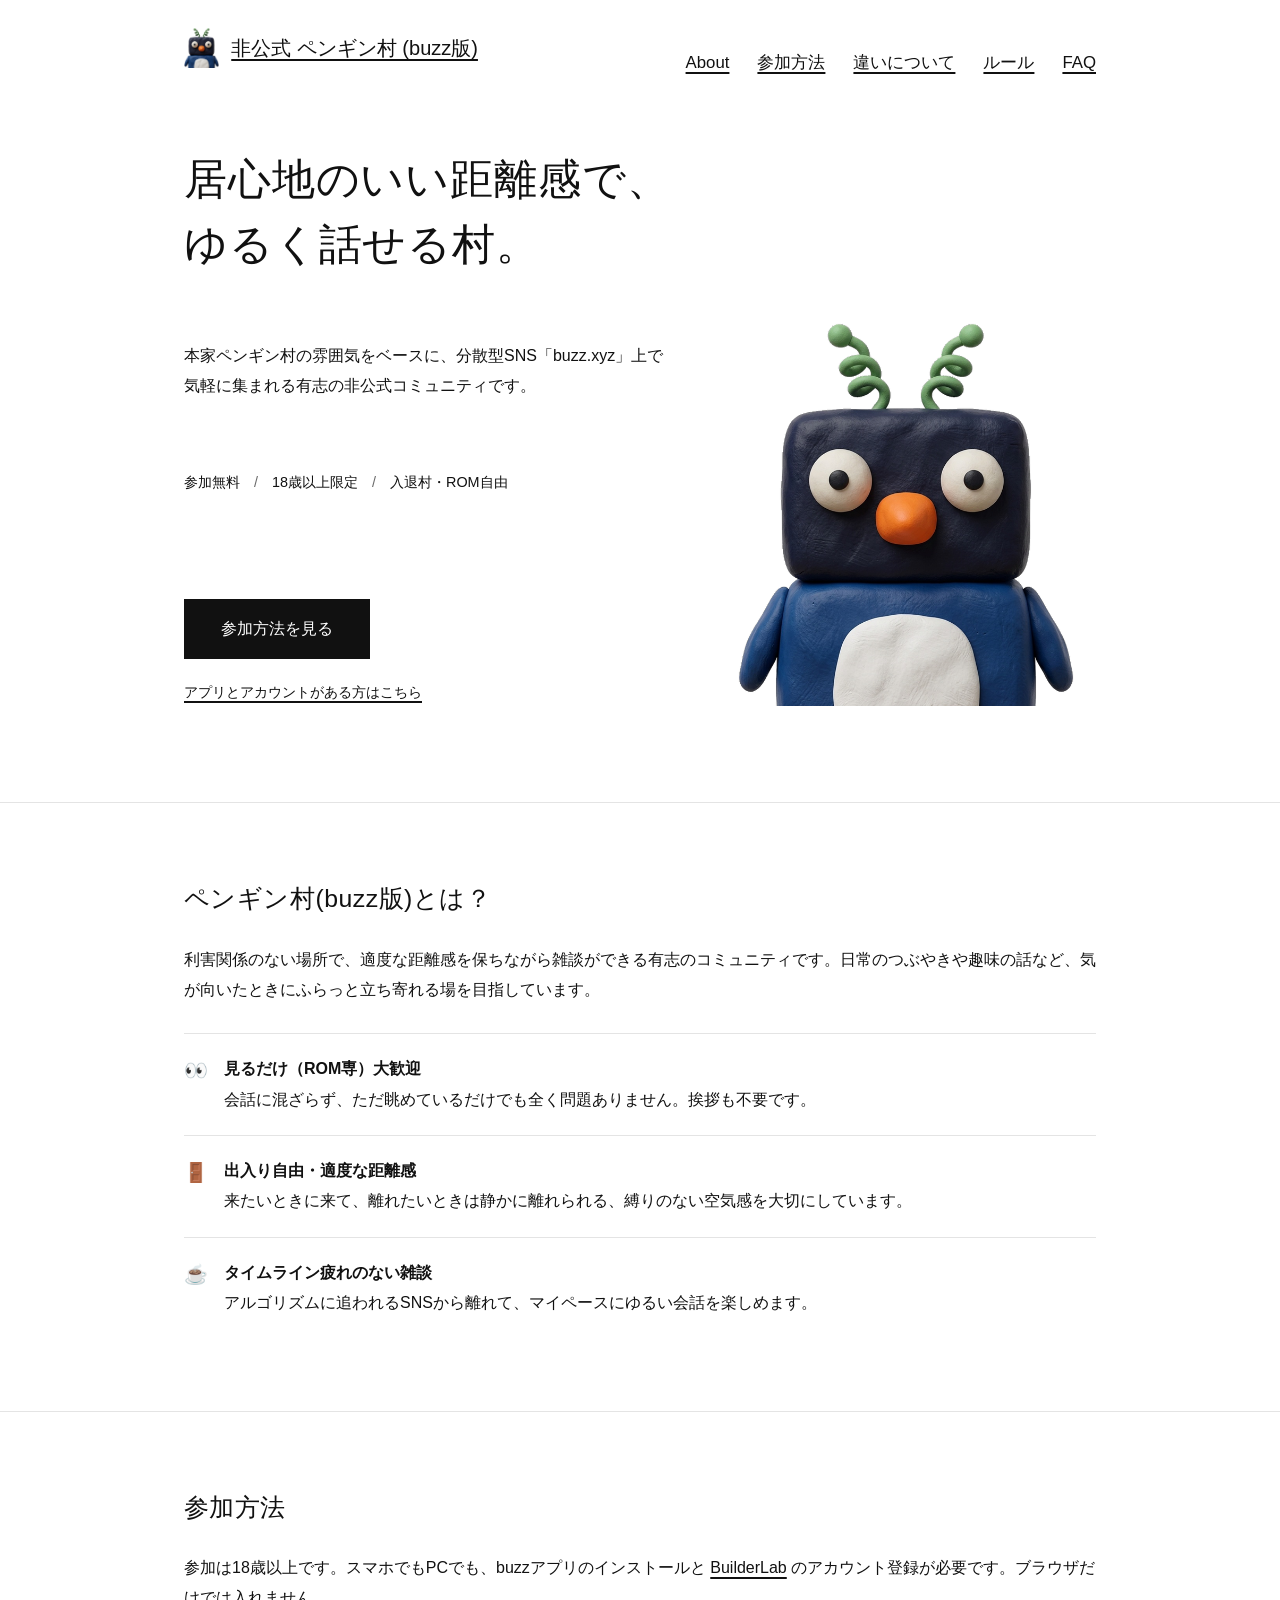
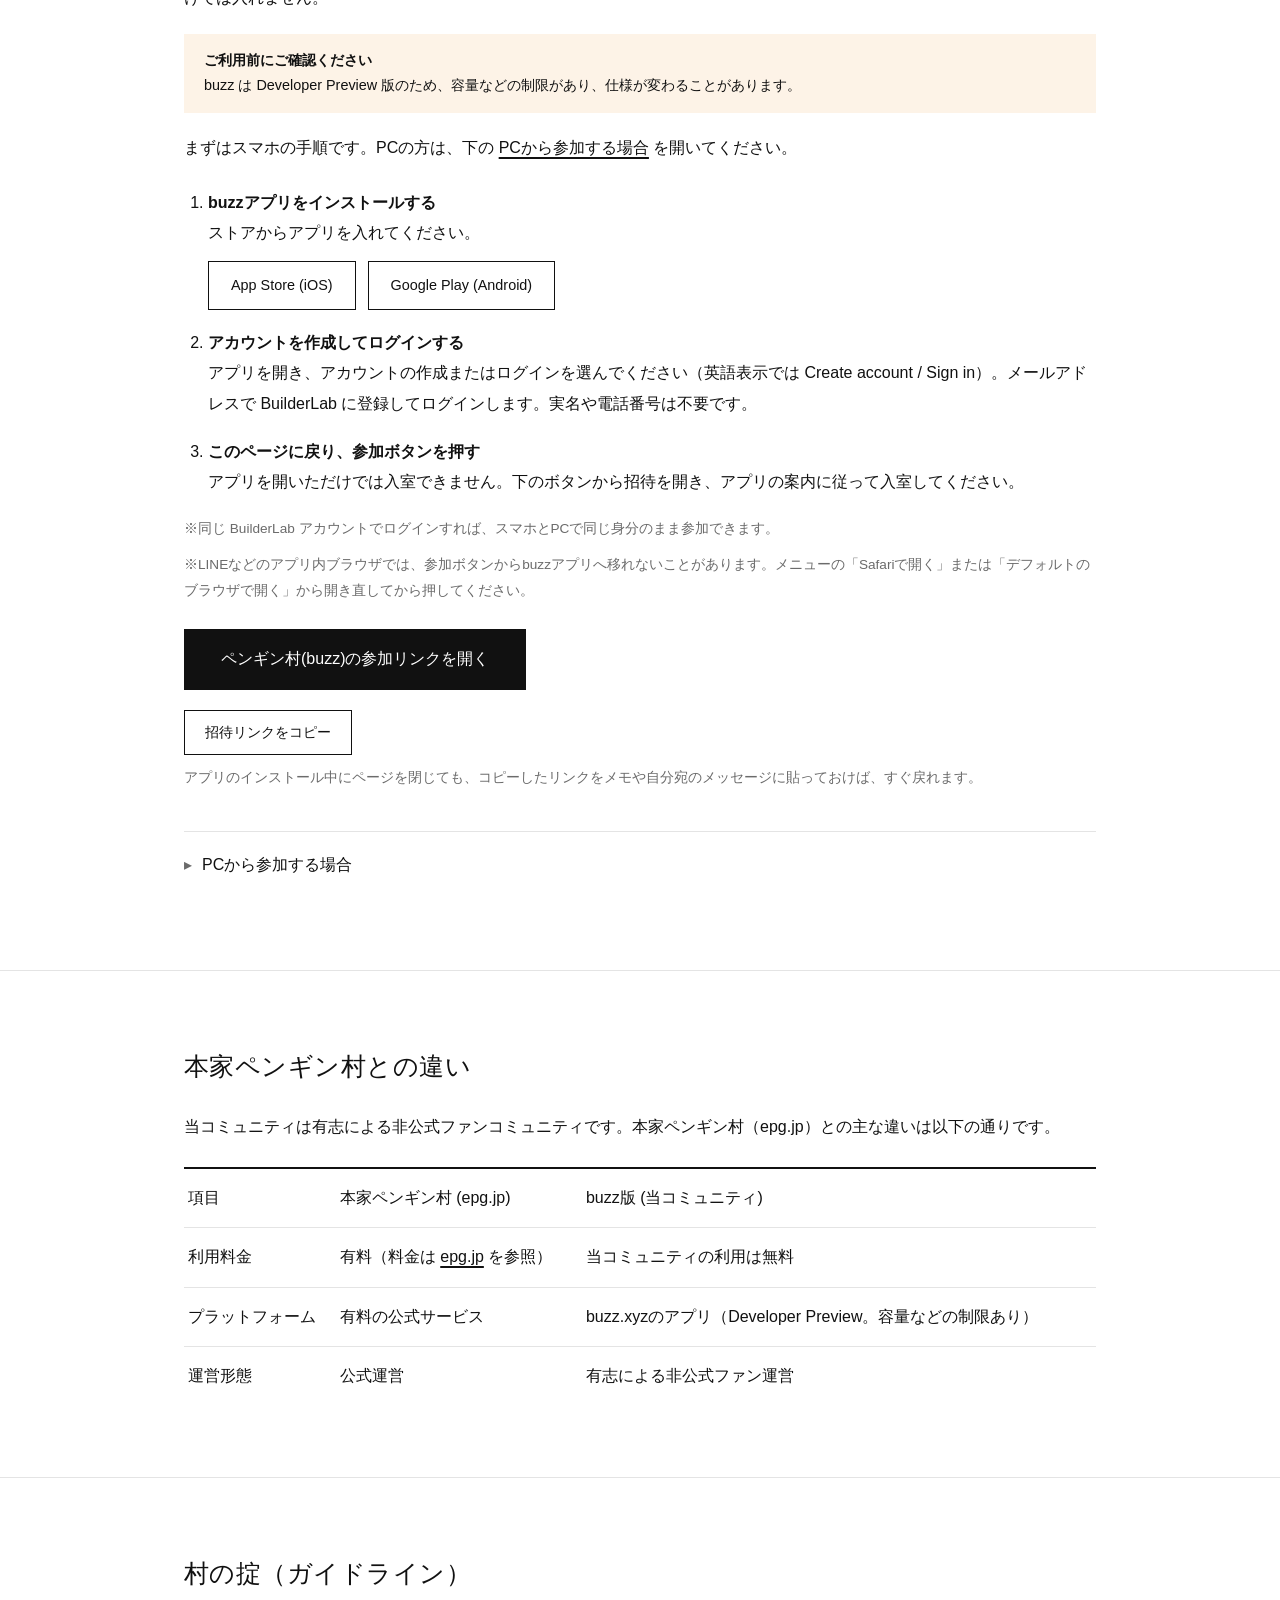
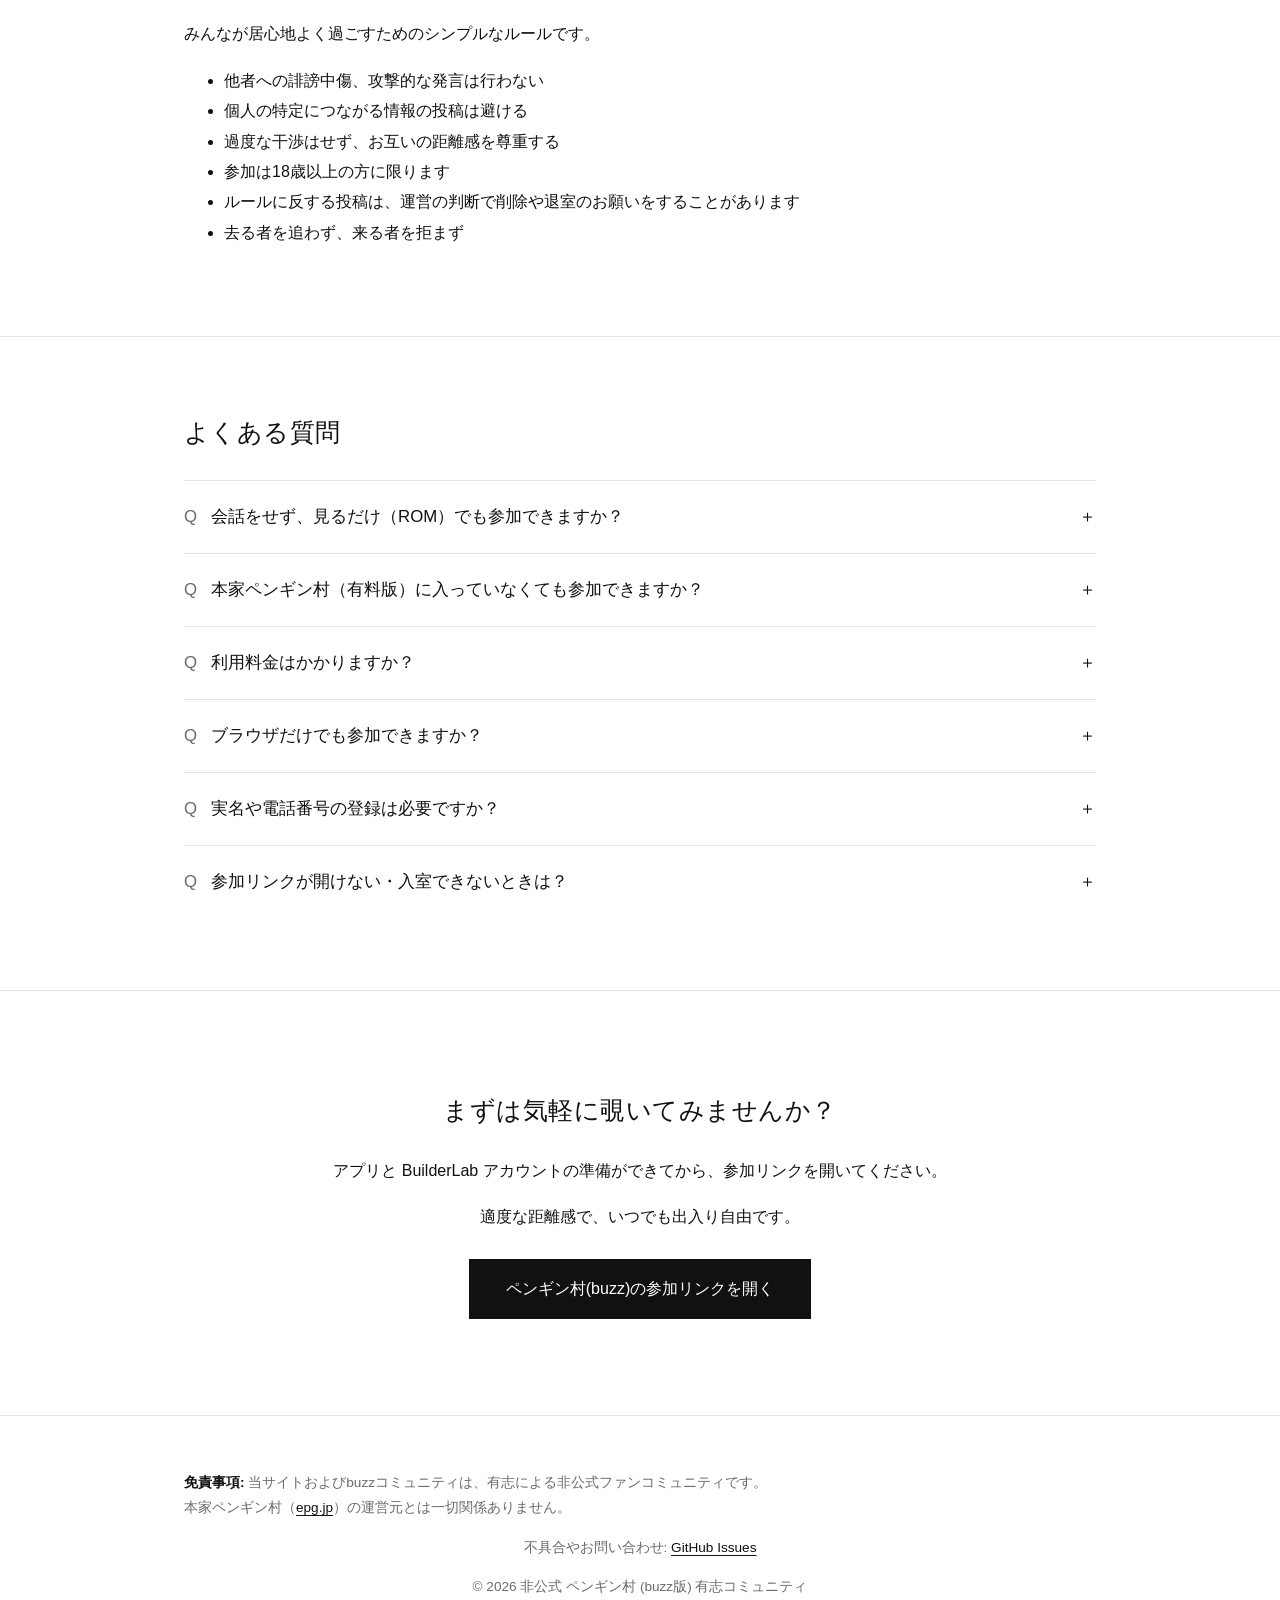
<file: index.html>
<!DOCTYPE html>
<html lang="ja">

<head>
    <meta charset="UTF-8">
    <meta name="viewport" content="width=device-width, initial-scale=1.0">
    <title>非公式 ペンギン村 (buzz版) - ゆるいコミュニティ</title>
    <meta name="description" content="本家ペンギン村の空気感をそのままに、buzz.xyz上で参加できる有志の非公式コミュニティです。参加は18歳以上。利用料金は無料です（現時点）。">

    <!-- canonical (index.html 直接アクセスとの重複を防ぐ) -->
    <link rel="canonical" href="https://shumpeipei.github.io/penguin-village-buzz/">

    <!-- OGP設定 -->
    <meta property="og:title" content="非公式 ペンギン村 (buzz版) - ゆるいコミュニティ">
    <meta property="og:description" content="有志による非公式コミュニティの案内ページ。参加は18歳以上。利用料金は無料です。">
    <meta property="og:type" content="website">
    <meta property="og:url" content="https://shumpeipei.github.io/penguin-village-buzz/">
    <meta property="og:image" content="https://shumpeipei.github.io/penguin-village-buzz/assets/images/og-image.png">
    <meta property="og:image:width" content="1200">
    <meta property="og:image:height" content="630">
    <meta name="twitter:card" content="summary_large_image">

    <!-- Favicon & Touch Icon -->
    <link rel="icon" type="image/png" href="./assets/images/favicon.png">
    <link rel="apple-touch-icon" href="./assets/images/apple-touch-icon.png">

    <!-- Stylesheet -->
    <link rel="stylesheet" href="./assets/css/style.css">
</head>

<body>
    <a class="skip-link" href="#main">本文へ移動</a>

    <!-- Header -->
    <header>
        <div class="container">
            <h1>
                <img src="./assets/images/character.png" alt="" class="site-logo" width="640" height="726">
                <span>非公式 ペンギン村 (buzz版)</span>
            </h1>
            <nav aria-label="ページ内メニュー">
                <a href="#about">About</a>
                <a href="#how-to-join">参加方法</a>
                <a href="#comparison">違いについて</a>
                <a href="#rules">ルール</a>
                <a href="#faq">FAQ</a>
            </nav>
        </div>
    </header>

    <!-- アプリ内ブラウザ警告 (assets/js/main.js が対象ブラウザでのみ表示) -->
    <div id="inapp-warning" class="inapp-warning" role="alert" hidden>
        <div class="container">
            <strong>このブラウザでは参加できないことがあります。</strong>
            メニューの「Safariで開く」または「デフォルトのブラウザで開く」から開き直してください。
        </div>
    </div>

    <main id="main">
        <!-- Hero Section -->
        <section id="hero">
            <div class="container">
                <img src="./assets/images/character.png" alt="ペンギン村のキャラクター" class="hero-character" width="640"
                    height="726">
                <h2>居心地のいい距離感で、<br>ゆるく話せる村。</h2>
                <p>本家ペンギン村の雰囲気をベースに、分散型SNS「buzz.xyz」上で気軽に集まれる有志の非公式コミュニティです。</p>

                <div class="hero-tags">
                    <span class="hero-tag">参加無料</span>
                    <span class="hero-tag">18歳以上限定</span>
                    <span class="hero-tag">入退村・ROM自由</span>
                </div>

                <div class="cta-container">
                    <a href="#how-to-join" class="btn-primary">参加方法を見る</a>
                    <p class="cta-sub"><a class="text-link"
                            href="https://png.communities.buzz.xyz/invite/v2.sfaOH6wN_t54TvFxqt1YUMVeP63g2_CJqPVtWtLfvpg"
                            target="_blank" rel="noopener noreferrer">アプリとアカウントがある方はこちら<span
                                class="sr-only">（新しいタブで開きます）</span></a></p>
                </div>
            </div>
        </section>

        <!-- About Section -->
        <section id="about">
            <div class="container">
                <h2>ペンギン村(buzz版)とは？</h2>
                <p>利害関係のない場所で、適度な距離感を保ちながら雑談ができる有志のコミュニティです。日常のつぶやきや趣味の話など、気が向いたときにふらっと立ち寄れる場を目指しています。</p>

                <ul class="features-list">
                    <li>
                        <span class="icon" aria-hidden="true">👀</span>
                        <div>
                            <strong>見るだけ（ROM専）大歓迎</strong><br>
                            会話に混ざらず、ただ眺めているだけでも全く問題ありません。挨拶も不要です。
                        </div>
                    </li>
                    <li>
                        <span class="icon" aria-hidden="true">🚪</span>
                        <div>
                            <strong>出入り自由・適度な距離感</strong><br>
                            来たいときに来て、離れたいときは静かに離れられる、縛りのない空気感を大切にしています。
                        </div>
                    </li>
                    <li>
                        <span class="icon" aria-hidden="true">☕</span>
                        <div>
                            <strong>タイムライン疲れのない雑談</strong><br>
                            アルゴリズムに追われるSNSから離れて、マイペースにゆるい会話を楽しめます。
                        </div>
                    </li>
                </ul>
            </div>
        </section>

        <!-- How to Join Section -->
        <section id="how-to-join">
            <div class="container">
                <h2>参加方法</h2>
                <p>参加は18歳以上です。スマホでもPCでも、buzzアプリのインストールと <a class="text-link" href="https://app.builderlab.xyz/buzz"
                        target="_blank" rel="noopener noreferrer">BuilderLab<span
                            class="sr-only">（新しいタブで開きます）</span></a> のアカウント登録が必要です。ブラウザだけでは入れません。</p>
                <div class="join-caution">
                    <strong>ご利用前にご確認ください</strong>
                    buzz は Developer Preview 版のため、容量などの制限があり、仕様が変わることがあります。
                </div>
                <p>まずはスマホの手順です。PCの方は、下の <a class="text-link" href="#join-pc">PCから参加する場合</a> を開いてください。</p>

                <ol class="join-steps">
                    <li>
                        <strong>buzzアプリをインストールする</strong><br>
                        ストアからアプリを入れてください。
                        <div class="app-buttons">
                            <a href="https://apps.apple.com/app/buzz-chat-with-your-hive/id6779728271" class="btn-store"
                                target="_blank" rel="noopener noreferrer">
                                App Store (iOS)<span class="sr-only">（新しいタブで開きます）</span></a>
                            <a href="https://play.google.com/store/apps/details?id=xyz.block.buzz.mobile"
                                class="btn-store" target="_blank" rel="noopener noreferrer">
                                Google Play (Android)<span class="sr-only">（新しいタブで開きます）</span></a>
                        </div>
                    </li>
                    <li>
                        <strong>アカウントを作成してログインする</strong><br>
                        アプリを開き、アカウントの作成またはログインを選んでください（英語表示では Create account / Sign in）。メールアドレスで BuilderLab
                        に登録してログインします。実名や電話番号は不要です。
                    </li>
                    <li>
                        <strong>このページに戻り、参加ボタンを押す</strong><br>
                        アプリを開いただけでは入室できません。下のボタンから招待を開き、アプリの案内に従って入室してください。
                    </li>
                </ol>
                <div class="join-note">※同じ BuilderLab アカウントでログインすれば、スマホとPCで同じ身分のまま参加できます。</div>
                <div class="join-note">
                    ※LINEなどのアプリ内ブラウザでは、参加ボタンからbuzzアプリへ移れないことがあります。メニューの「Safariで開く」または「デフォルトのブラウザで開く」から開き直してから押してください。
                </div>

                <div class="cta-container">
                    <a href="https://png.communities.buzz.xyz/invite/v2.sfaOH6wN_t54TvFxqt1YUMVeP63g2_CJqPVtWtLfvpg"
                        class="btn-primary" target="_blank" rel="noopener noreferrer">
                        ペンギン村(buzz)の参加リンクを開く<span class="sr-only">（新しいタブで開きます）</span></a>
                    <p class="cta-sub">
                        <button type="button" class="btn-copy" data-copy-invite>招待リンクをコピー</button>
                        <span class="copy-status" role="status"></span>
                    </p>
                    <p class="join-note">アプリのインストール中にページを閉じても、コピーしたリンクをメモや自分宛のメッセージに貼っておけば、すぐ戻れます。</p>
                </div>

                <details id="join-pc" class="join-pc">
                    <summary>PCから参加する場合</summary>
                    <p>PCでもブラウザだけでは入れません。デスクトップアプリと BuilderLab のアカウントが必要です。参加は18歳以上です。</p>
                    <ol class="join-steps">
                        <li>
                            <strong>PC用のbuzzアプリをインストールする</strong><br>
                            macOS / Windows / Linux 向けです。公式のダウンロードから入手してください。
                            <div class="app-buttons">
                                <a href="https://github.com/block/buzz-app/releases" class="btn-store" target="_blank"
                                    rel="noopener noreferrer">
                                    デスクトップ版をダウンロード<span class="sr-only">（新しいタブで開きます）</span></a>
                            </div>
                        </li>
                        <li>
                            <strong>BuilderLabのアカウントでログインする</strong><br>
                            アプリでアカウントの作成またはログインを選んでください（英語表示では Create account / Sign in）。スマホで作ったアカウントと同じもので入れます。
                        </li>
                        <li>
                            <strong>参加リンクをアプリで開く</strong><br>
                            PCのブラウザでこのページの「ペンギン村(buzz)の参加リンクを開く」ボタン（上の手順の下にあります）を押し、アプリの案内に従って入室してください。アプリを起動しただけでは入れません。
                        </li>
                    </ol>
                </details>
            </div>
        </section>

        <!-- Comparison Section -->
        <section id="comparison">
            <div class="container">
                <h2>本家ペンギン村との違い</h2>
                <p>当コミュニティは有志による非公式ファンコミュニティです。本家ペンギン村（epg.jp）との主な違いは以下の通りです。</p>
                <table>
                    <thead>
                        <tr>
                            <th>項目</th>
                            <th>本家ペンギン村 (epg.jp)</th>
                            <th>buzz版 (当コミュニティ)</th>
                        </tr>
                    </thead>
                    <tbody>
                        <tr>
                            <td>利用料金</td>
                            <td>有料（料金は <a class="text-link" href="https://epg.jp/" target="_blank"
                                    rel="noopener noreferrer">epg.jp<span class="sr-only">（新しいタブで開きます）</span></a> を参照）
                            </td>
                            <td>当コミュニティの利用は無料</td>
                        </tr>
                        <tr>
                            <td>プラットフォーム</td>
                            <td>有料の公式サービス</td>
                            <td>buzz.xyzのアプリ（Developer Preview。容量などの制限あり）</td>
                        </tr>
                        <tr>
                            <td>運営形態</td>
                            <td>公式運営</td>
                            <td>有志による非公式ファン運営</td>
                        </tr>
                    </tbody>
                </table>
            </div>
        </section>

        <!-- Rules Section -->
        <section id="rules">
            <div class="container">
                <h2>村の掟（ガイドライン）</h2>
                <p>みんなが居心地よく過ごすためのシンプルなルールです。</p>
                <ul>
                    <li>他者への誹謗中傷、攻撃的な発言は行わない</li>
                    <li>個人の特定につながる情報の投稿は避ける</li>
                    <li>過度な干渉はせず、お互いの距離感を尊重する</li>
                    <li>参加は18歳以上の方に限ります</li>
                    <li>ルールに反する投稿は、運営の判断で削除や退室のお願いをすることがあります</li>
                    <li>去る者を追わず、来る者を拒まず</li>
                </ul>
            </div>
        </section>

        <!-- FAQ Section -->
        <section id="faq">
            <div class="container">
                <h2>よくある質問</h2>
                <div class="faq-list">
                    <details class="faq-item">
                        <summary class="faq-q">会話をせず、見るだけ（ROM）でも参加できますか？</summary>
                        <div class="faq-a"><span>もちろん大歓迎です。挨拶も不要ですので、気軽に雰囲気を覗いてみてください。</span></div>
                    </details>
                    <details class="faq-item">
                        <summary class="faq-q">本家ペンギン村（有料版）に入っていなくても参加できますか？</summary>
                        <div class="faq-a"><span>はい、どなたでも自由にご参加いただけます。本家未参加の方もお気軽にどうぞ。</span></div>
                    </details>
                    <details class="faq-item">
                        <summary class="faq-q">利用料金はかかりますか？</summary>
                        <div class="faq-a"><span>当コミュニティの利用は無料です（buzzプラットフォーム自体の仕様変更等の場合を除く）。</span></div>
                    </details>
                    <details class="faq-item">
                        <summary class="faq-q">ブラウザだけでも参加できますか？</summary>
                        <div class="faq-a"><span>参加できません。スマホでもPCでもbuzzアプリのインストールが必要です。あわせて BuilderLab
                                のアカウント登録も必要です。</span></div>
                    </details>
                    <details class="faq-item">
                        <summary class="faq-q">実名や電話番号の登録は必要ですか？</summary>
                        <div class="faq-a"><span>実名や電話番号は不要です。BuilderLab
                                のアカウント登録（メールアドレス）は必要です。村の中ではニックネームで参加できます。</span></div>
                    </details>
                    <details class="faq-item">
                        <summary class="faq-q">参加リンクが開けない・入室できないときは？</summary>
                        <div class="faq-a">
                            <span>招待リンクは定期的に更新されます。古いページを開いている場合は再読み込みして最新のリンクを押してください。LINEなどのアプリ内ブラウザの場合は、Safari /
                                Chrome で開き直してください。それでも解決しない場合は、<a class="text-link"
                                    href="https://github.com/shumpeipei/penguin-village-buzz/issues" target="_blank"
                                    rel="noopener noreferrer">GitHub Issues<span class="sr-only">（新しいタブで開きます）</span></a>
                                でお知らせください。</span>
                        </div>
                    </details>
                </div>
            </div>
        </section>

        <!-- Final CTA Section -->
        <section id="final-cta">
            <div class="container">
                <h2>まずは気軽に覗いてみませんか？</h2>
                <p>アプリと BuilderLab アカウントの準備ができてから、参加リンクを開いてください。</p>
                <p>適度な距離感で、いつでも出入り自由です。</p>
                <div class="cta-container">
                    <a href="https://png.communities.buzz.xyz/invite/v2.sfaOH6wN_t54TvFxqt1YUMVeP63g2_CJqPVtWtLfvpg"
                        class="btn-primary" target="_blank" rel="noopener noreferrer">
                        ペンギン村(buzz)の参加リンクを開く<span class="sr-only">（新しいタブで開きます）</span></a>
                </div>
            </div>
        </section>

    </main>

    <!-- Footer -->
    <footer>
        <div class="container">
            <p class="disclaimer">
                <strong>免責事項:</strong> 当サイトおよびbuzzコミュニティは、有志による非公式ファンコミュニティです。<br>
                本家ペンギン村（<a href="https://epg.jp/" target="_blank" rel="noopener noreferrer">epg.jp<span
                        class="sr-only">（新しいタブで開きます）</span></a>）の運営元とは一切関係ありません。
            </p>
            <p class="support">不具合やお問い合わせ: <a href="https://github.com/shumpeipei/penguin-village-buzz/issues"
                    target="_blank" rel="noopener noreferrer">GitHub Issues<span class="sr-only">（新しいタブで開きます）</span></a>
            </p>
            <p class="copyright">&copy; 2026 非公式 ペンギン村 (buzz版) 有志コミュニティ</p>
        </div>
    </footer>

    <script src="./assets/js/main.js" defer></script>
</body>

</html>
</file>
<file: assets/css/style.css>
/* ============================================================
   ぺんぎんむら (buzz版) — editorial restyle (widlic.co.uk direction)
   Design language:
   - Minimal editorial portfolio: pure white, near-black ink,
     plain grotesk, black underlined links, huge whitespace.
   - The clay character artwork carries ALL the color. UI stays
     monochrome; beak orange appears only as the single hover
     accent. Antenna green is not used in UI.
   - Shapes: radius 0 everywhere (documented lock). No cards,
     no shadows. Hairline separators only.
   ============================================================ */

:root {
  --paper: #ffffff;
  --ink: #111111;
  --ink-soft: #6b6b6b;
  --hairline: #e4e4e4;
  --accent: #f08a3c;            /* beak orange, hover accent only */
  --max-width: 960px;
}

* { box-sizing: border-box; }

body {
  margin: 0;
  font-family: "Helvetica Neue", Arial, "Hiragino Sans", "Noto Sans JP", sans-serif;
  font-weight: 400;
  line-height: 1.9;
  color: var(--ink);
  background: var(--paper);
  -webkit-font-smoothing: antialiased;
}

.container {
  max-width: var(--max-width);
  margin: 0 auto;
  padding: 0 24px;
}

a { color: var(--ink); }

/* ---------- header: plain type, underlined links ---------- */
header { background: var(--paper); }

header .container {
  display: flex;
  flex-wrap: wrap;
  align-items: baseline;
  justify-content: space-between;
  gap: 8px 32px;
  padding-block: 28px;
}

header h1 {
  margin: 0;
  font-size: 1.25rem;
  font-weight: 400;
  display: flex;
  align-items: center;
  gap: 12px;
}
header h1 span { text-decoration: underline; text-underline-offset: 4px; }
.site-logo { height: 40px; width: auto; display: block; }

nav { display: flex; flex-wrap: wrap; gap: 28px; font-size: 1.05rem; }
nav a {
  color: var(--ink);
  text-decoration: underline;
  text-underline-offset: 4px;
  text-decoration-thickness: 1.5px;
  transition: color 0.15s;
}
nav a:hover { color: var(--accent); }

/* ---------- sections: hairline-separated editorial blocks ---------- */
section { padding: 72px 0; }
section + section { border-top: 1px solid var(--hairline); }
section:nth-of-type(even) { background: var(--paper); }

section h2 {
  font-size: 1.55rem;
  font-weight: 400;
  letter-spacing: 0.02em;
  margin: 0 0 22px;
}
#hero h2::after, section h2::after { content: none; }

/* ---------- hero: asymmetric split, text left / character right ---------- */
#hero {
  padding: 40px 0 96px;
  background: var(--paper);
}
#hero .container {
  display: grid;
  grid-template-columns: minmax(0, 1fr) minmax(260px, 380px);
  gap: 40px;
  align-items: end;
}
#hero .hero-character {
  grid-column: 2;
  grid-row: 1 / span 4;
  width: 100%;
  max-width: 340px;
  height: auto;
  margin: 0 auto;
  filter: none;
}
#hero h2 {
  grid-column: 1;
  font-size: clamp(1.9rem, 4.5vw, 2.7rem);
  line-height: 1.5;
  margin: 0 0 24px;
  text-align: left;
}
#hero p {
  grid-column: 1;
  max-width: 34em;
  margin: 0 0 28px;
}
#hero .hero-tags {
  grid-column: 1;
  justify-content: flex-start;
  margin: 0 0 36px;
}
#hero .cta-container {
  grid-column: 1;
  text-align: left;
}
@media (max-width: 720px) {
  #hero { padding: 16px 0 72px; }
  #hero .container { grid-template-columns: 1fr; gap: 0; }
  #hero .hero-character {
    grid-column: 1;
    grid-row: auto;
    max-width: 240px;
    margin: 0 auto 32px;
  }
  #hero h2, #hero p, #hero .hero-tags, #hero .cta-container { grid-column: 1; }
}

.hero-tags {
  display: flex;
  flex-wrap: wrap;
  gap: 4px 14px;
  margin: 22px 0;
  font-size: 0.9rem;
}
.hero-tag {
  background: none;
  color: var(--ink);
  padding: 0;
  font-weight: 400;
  box-shadow: none;
  border-radius: 0;
}
.hero-tag:not(:first-child)::before {
  content: "/ ";
  color: var(--ink-soft);
  margin-right: 10px;
}

/* ---------- buttons: sharp black rectangles ---------- */
.cta-container { margin-top: 26px; text-align: left; }
#final-cta .cta-container { text-align: center; }

.btn-primary {
  display: inline-block;
  padding: 14px 36px;
  background: var(--ink);
  color: #fff;
  font-weight: 400;
  text-decoration: none;
  border-radius: 0;
  border: 1px solid var(--ink);
  transition: background 0.15s, color 0.15s, border-color 0.15s;
}
.btn-primary:hover {
  background: var(--paper);
  color: var(--ink);
  border-color: var(--ink);
}

/* ---------- about features: hairline rows, no cards ---------- */
.features-list {
  list-style: none;
  padding: 0;
  margin: 28px 0 0;
}
.features-list li {
  background: none;
  border: 0;
  border-top: 1px solid var(--hairline);
  padding: 20px 0;
  border-radius: 0;
  box-shadow: none;
  display: flex;
  align-items: flex-start;
  gap: 16px;
}
.features-list .icon { font-size: 1.2rem; line-height: 1.8; flex: none; }

/* ---------- comparison table: hairlines only ---------- */
table {
  width: 100%;
  border-collapse: collapse;
  background: none;
  margin-top: 24px;
  border-radius: 0;
  box-shadow: none;
}
th, td {
  padding: 14px 4px;
  border: 0;
  border-top: 1px solid var(--hairline);
  text-align: left;
  vertical-align: top;
}
thead th { border-top: 2px solid var(--ink); font-weight: 400; }
tbody th { background: none; color: var(--ink-soft); font-weight: 400; }
@media (max-width: 640px) {
  table { display: block; overflow-x: auto; }
}

/* ---------- how to join ---------- */
.join-steps { padding-left: 1.5em; margin: 24px 0 0; }
.join-steps li { margin-bottom: 18px; }
.join-steps li::marker { color: var(--ink); }
.text-link {
  color: var(--ink);
  font-weight: 400;
  text-decoration: underline;
  text-underline-offset: 4px;
  text-decoration-thickness: 1.5px;
  transition: color 0.15s;
}
.text-link:hover { color: var(--accent); }
.cta-sub { margin: 20px 0 0; font-size: 0.9rem; }
#hero .cta-sub { margin: 20px 0 0; }
.app-buttons {
  display: flex;
  flex-wrap: wrap;
  gap: 12px;
  margin: 12px 0;
}
.btn-store {
  display: inline-block;
  padding: 10px 22px;
  background: var(--paper);
  color: var(--ink);
  font-size: 0.9rem;
  font-weight: 400;
  text-decoration: none;
  border-radius: 0;
  border: 1px solid var(--ink);
  text-align: center;
  transition: background 0.15s, color 0.15s;
}
.btn-store:hover { background: var(--ink); color: #fff; }
.join-note {
  font-size: 0.85rem;
  color: var(--ink-soft);
  margin-top: 10px;
}

/* ---------- FAQ: hairline rows ---------- */
.faq-list { margin-top: 24px; }
.faq-item {
  background: none;
  border: 0;
  border-top: 1px solid var(--hairline);
  border-radius: 0;
  padding: 20px 0;
  box-shadow: none;
}
.faq-q {
  cursor: pointer;
  list-style: none;
  font-weight: 400;
  font-size: 1.05rem;
  color: var(--ink);
  display: flex;
  gap: 14px;
}
.faq-q::-webkit-details-marker { display: none; }
.faq-q::after {
  content: "＋";
  margin-left: auto;
  color: var(--ink);
}
.faq-item[open] > .faq-q::after { content: "－"; }
.faq-item[open] > .faq-q { margin-bottom: 8px; }
.faq-q::before { content: "Q"; color: var(--ink-soft); }
.faq-a {
  margin: 0;
  color: var(--ink);
  line-height: 1.9;
  display: flex;
  gap: 14px;
}
.faq-a::before { content: "A"; color: var(--accent); }

/* ---------- final CTA: centered, editorial ---------- */
#final-cta {
  text-align: center;
  background: var(--paper);
  padding: 96px 0;
}

/* ---------- footer: plain, hairline top ---------- */
footer {
  padding: 40px 0 48px;
  border-top: 1px solid var(--hairline);
  background: var(--paper);
  color: var(--ink-soft);
  font-size: 0.85rem;
}
footer strong { color: var(--ink); }
footer a {
  color: var(--ink);
  text-decoration: underline;
  text-underline-offset: 3px;
}
footer a:hover { color: var(--accent); }
.copyright { text-align: center; margin-bottom: 0; }

html { scroll-behavior: smooth; scroll-padding-top: 24px; }
@media (prefers-reduced-motion: reduce) {
  html { scroll-behavior: auto; }
}

/* ---------- アプリ内ブラウザ警告 ---------- */
.inapp-warning {
  background: #fdf3e7;
  color: var(--ink);
  font-size: 0.9rem;
  padding: 10px 0;
  border-bottom: 1px solid var(--hairline);
}
.inapp-warning[hidden] { display: none; }

/* ---------- PC参加手順（折りたたみ） ---------- */
.join-pc {
  margin-top: 40px;
  background: none;
  border: 0;
  border-top: 1px solid var(--hairline);
  border-radius: 0;
  padding: 0;
  box-shadow: none;
}
.join-pc summary {
  cursor: pointer;
  font-weight: 400;
  padding: 18px 0;
  list-style: none;
  display: flex;
  align-items: center;
  gap: 10px;
}
.join-pc summary::-webkit-details-marker { display: none; }
.join-pc summary::before { content: "▸"; color: var(--ink-soft); }
.join-pc[open] summary::before { content: "▾"; }
.join-pc summary:hover { color: var(--accent); }

.support { text-align: center; margin: 12px 0; }
.faq-a > span { flex: 1; min-width: 0; }

/* ---------- Developer Preview 注意 ---------- */
.join-caution {
  background: #fdf3e7;
  border: 0;
  border-radius: 0;
  box-shadow: none;
  color: var(--ink);
  padding: 14px 20px;
  font-size: 0.9rem;
  line-height: 1.8;
  margin: 20px 0;
}
.join-caution strong { display: block; }

/* ---------- 招待リンクのコピー ---------- */
.btn-copy {
  font: inherit;
  font-size: 0.9rem;
  padding: 8px 20px;
  background: var(--paper);
  color: var(--ink);
  border: 1px solid var(--ink);
  border-radius: 0;
  cursor: pointer;
  box-shadow: none;
  transition: background 0.15s, color 0.15s;
}
.btn-copy:hover { background: var(--ink); color: #fff; }
.btn-copy:active { transform: none; }
.copy-status { margin-left: 10px; font-size: 0.85rem; color: var(--ink-soft); }

/* ---------- アクセシビリティ ---------- */
.sr-only {
  position: absolute;
  width: 1px;
  height: 1px;
  margin: -1px;
  padding: 0;
  overflow: hidden;
  clip: rect(0, 0, 0, 0);
  white-space: nowrap;
  border: 0;
}
.skip-link {
  position: absolute;
  left: 8px;
  top: -52px;
  z-index: 20;
  padding: 8px 14px;
  background: var(--ink);
  color: #fff;
  border-radius: 0;
  transition: top 0.2s;
}
.skip-link:focus { top: 8px; }
:focus-visible { outline: 2px solid var(--ink); outline-offset: 3px; }
</file>
